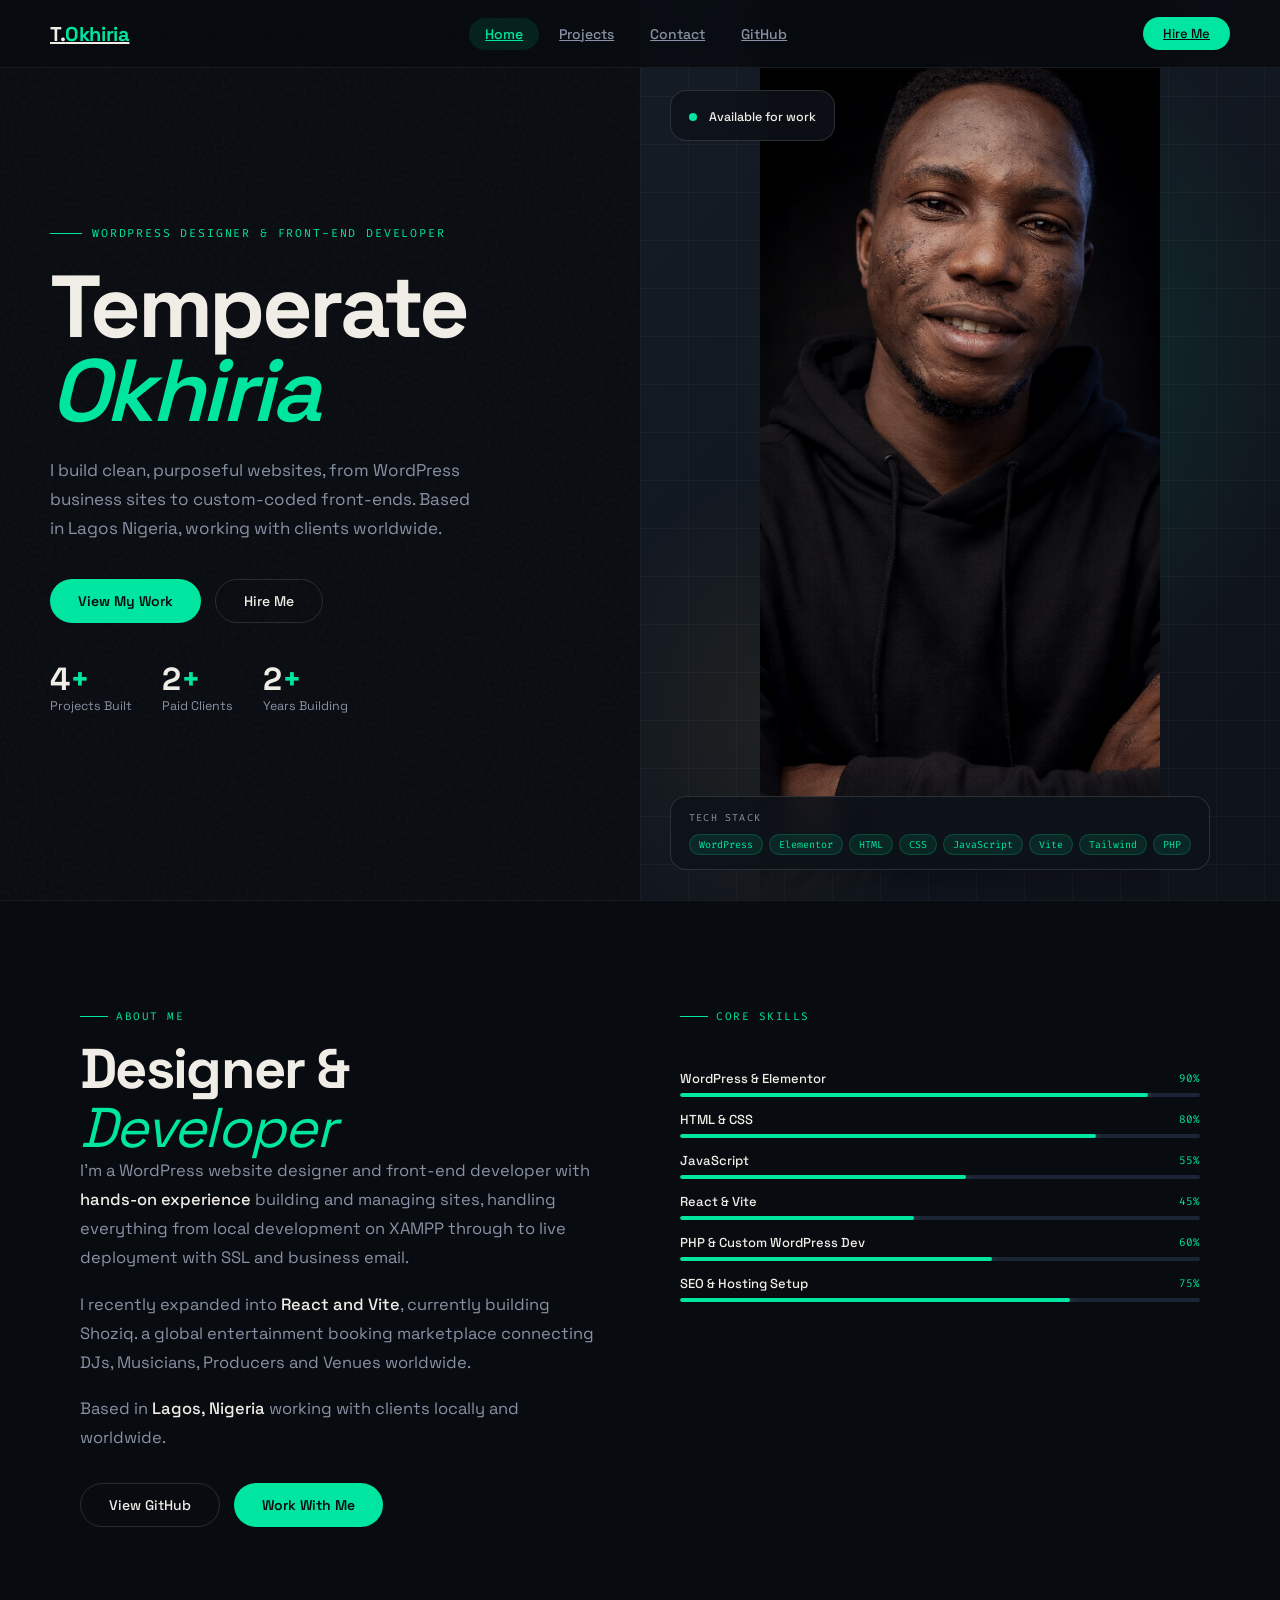
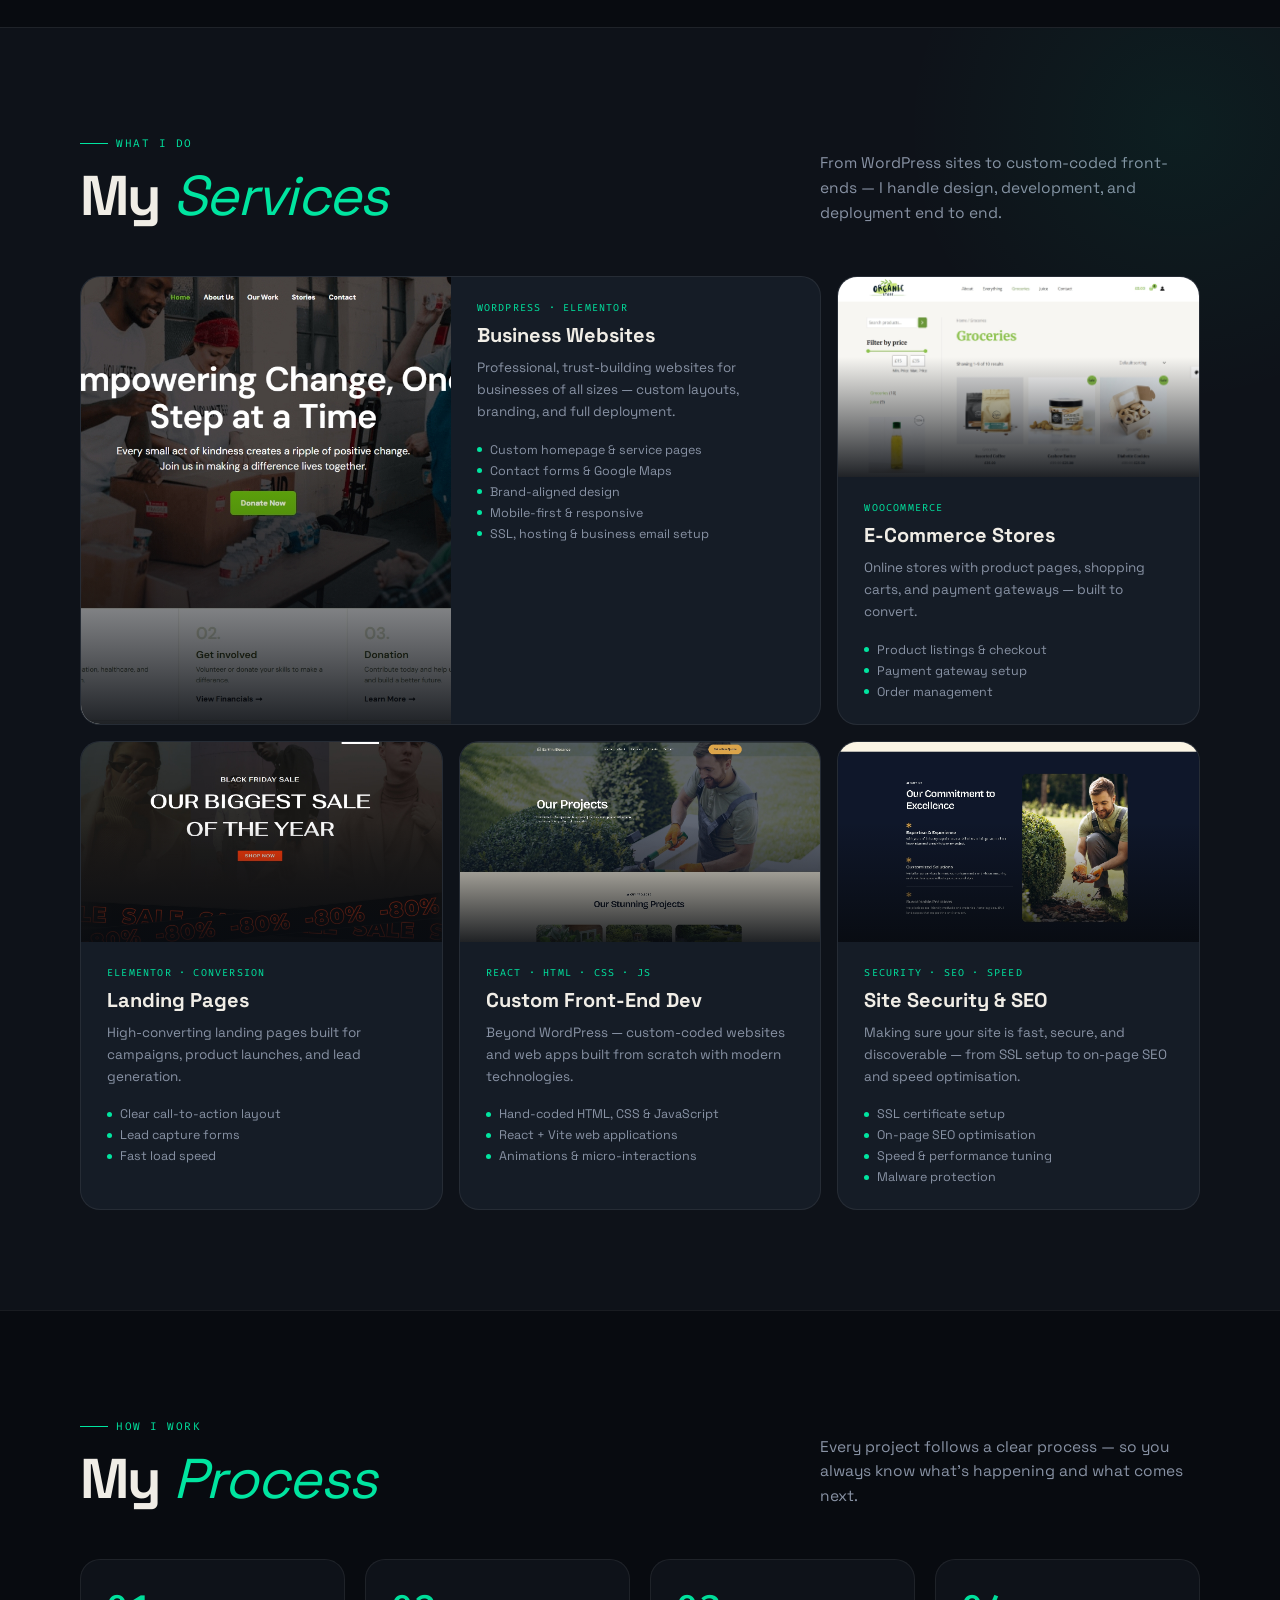
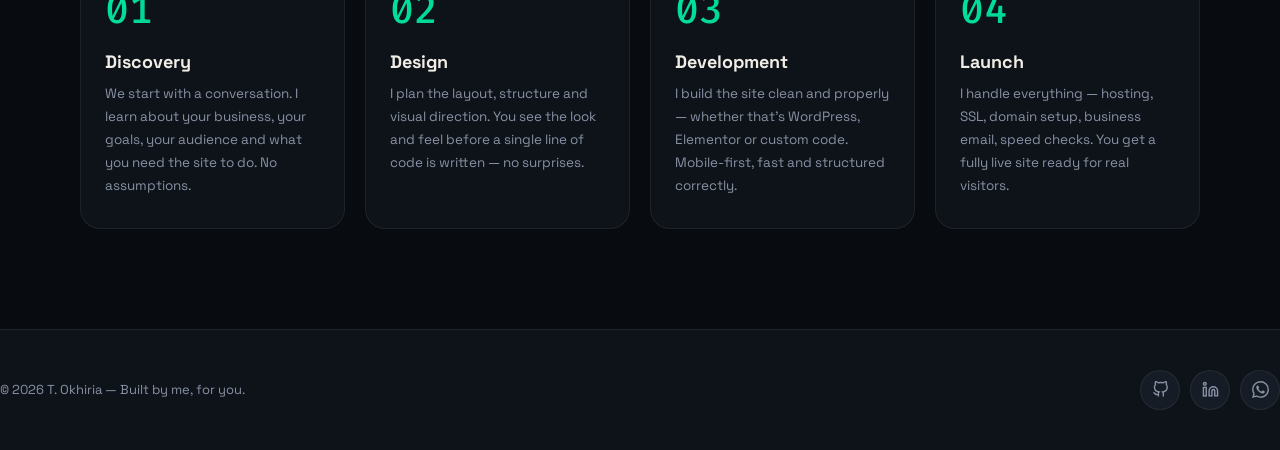
<file: index.html>
<!DOCTYPE html>
<html lang="en">
<head>
  <meta charset="UTF-8">
  <meta name="viewport" content="width=device-width, initial-scale=1.0">
  <meta name="description" content="T. Okhiria — WordPress Designer & Front-End Developer based in Nigeria. Available for freelance work.">
  <title>T. Okhiria: Web Designer & Developer</title>
  <link rel="preconnect" href="https://fonts.googleapis.com">
  <link rel="preconnect" href="https://fonts.gstatic.com" crossorigin>
  <link href="https://fonts.googleapis.com/css2?family=Space+Grotesk:wght@300;400;500;600;700&family=Fira+Code:wght@400;500&display=swap" rel="stylesheet">
  <link rel="stylesheet" href="css/style.css">
</head>
<body>

  <!-- ====== NAV ====== -->
  <nav id="mainNav">
    <a href="index.html" class="nav-logo">T.<span>Okhiria</span></a>

    <div class="nav-links">
      <a href="index.html" class="nav-btn">Home</a>
      <a href="projects.html" class="nav-btn">Projects</a>
      <a href="contact.html" class="nav-btn">Contact</a>
      <a href="https://github.com/TemTechnology" target="_blank" class="nav-btn">GitHub</a>
    </div>

    <a href="contact.html" class="nav-cta">Hire Me</a>

    <button class="nav-hamburger" id="hamburger" aria-label="Open menu">
      <span></span><span></span><span></span>
    </button>
  </nav>

  <!-- ====== MOBILE DRAWER ====== -->
  <div class="mobile-nav" id="mobileNav">
    <button class="mobile-close" id="mobileClose" aria-label="Close menu">&times;</button>
    <a href="index.html" class="mobile-nav-btn">Home</a>
    <a href="projects.html" class="mobile-nav-btn">Projects</a>
    <a href="contact.html" class="mobile-nav-btn">Contact</a>
    <a href="https://github.com/TemTechnology" target="_blank" class="mobile-nav-btn">GitHub</a>
    <div class="mobile-nav-divider"></div>
    <a href="contact.html" class="mobile-nav-cta">Hire Me</a>
  </div>


  <main>

    
    <section class="hero" id="hero">
      <div class="hero-left">

        <div class="hero-eyebrow">WordPress Designer &amp; Front-End Developer</div>

        <h1 class="hero-name">
          Temperate<br>
          <span class="line2">Okhiria</span>
        </h1>

        <p class="hero-desc">
          I build clean, purposeful websites, from WordPress business sites 
          to custom-coded front-ends. Based in Lagos Nigeria, working with clients worldwide.
        </p>

        <div class="hero-actions">
          <a href="projects.html" class="btn-primary">View My Work</a>
          <a href="contact.html" class="btn-outline">Hire Me</a>
        </div>

        <div class="hero-stats">
          <div class="stat-item">
            <div class="stat-n">4<span>+</span></div>
            <div class="stat-l">Projects Built</div>
          </div>
          <div class="stat-item">
            <div class="stat-n">2<span>+</span></div>
            <div class="stat-l">Paid Clients</div>
          </div>
          <div class="stat-item">
            <div class="stat-n">2<span>+</span></div>
            <div class="stat-l">Years Building</div>
          </div>
        </div>

      </div>

      <div class="hero-right">
        <div class="hero-photo-wrap">
          <img src="images/Temperate-img.png" alt="Temperate Okhiria" class="hero-photo">
        </div>

        <div class="hero-badge">
          <span class="badge-dot"></span>
          <span class="badge-text">Available for work</span>
        </div>

        <div class="hero-tech-card">
          <div class="tech-card-label">Tech Stack</div>
          <div class="tech-stack-list">
            <span class="tech-pill">WordPress</span>
            <span class="tech-pill">Elementor</span>
            <span class="tech-pill">HTML</span>
            <span class="tech-pill">CSS</span>
            <span class="tech-pill">JavaScript</span>
            <span class="tech-pill">Vite</span>
            <span class="tech-pill">Tailwind</span>
            <span class="tech-pill">PHP</span>
          </div>
        </div>

      </div>
    </section>

    <!-- ====== ABOUT ====== -->
<section class="about-section" id="about">
  <div class="wrap">

    <div class="about-grid">

      <!-- Left: Who I am -->
      <div>
        <div class="tag">About Me</div>
        <h2 class="section-title anim anim-d1">
          Designer &amp;<br><em>Developer</em>
        </h2>
        <div class="about-body anim anim-d2">
          <p>I'm a WordPress website designer and front-end developer with <strong>hands-on experience</strong> building and managing sites, handling everything from local development on XAMPP through to live deployment with SSL and business email.</p>
          <p>I recently expanded into <strong>React and Vite</strong>, currently building Shoziq. a global entertainment booking marketplace connecting DJs, Musicians, Producers and Venues worldwide.</p>
          <p>Based in <strong>Lagos, Nigeria</strong> working with clients locally and worldwide.</p>
        </div>

        <div class="about-links anim anim-d3">
          <a href="https://github.com/TemTechnology" target="_blank" class="btn-outline">View GitHub</a>
          <a href="contact.html" class="btn-primary">Work With Me</a>
        </div>
      </div>

      <!-- Right: Skills -->
      <div>
        <div class="tag">Core Skills</div>
        <div class="skills-grid anim anim-d1">

          <div class="skill-row">
            <div class="skill-row-top">
              <span class="skill-name">WordPress &amp; Elementor</span>
              <span class="skill-pct">90%</span>
            </div>
            <div class="skill-bar"><div class="skill-fill" data-w="90"></div></div>
          </div>

          <div class="skill-row">
            <div class="skill-row-top">
              <span class="skill-name">HTML &amp; CSS</span>
              <span class="skill-pct">80%</span>
            </div>
            <div class="skill-bar"><div class="skill-fill" data-w="80"></div></div>
          </div>

          <div class="skill-row">
            <div class="skill-row-top">
              <span class="skill-name">JavaScript</span>
              <span class="skill-pct">55%</span>
            </div>
            <div class="skill-bar"><div class="skill-fill" data-w="55"></div></div>
          </div>

          <div class="skill-row">
            <div class="skill-row-top">
              <span class="skill-name">React &amp; Vite</span>
              <span class="skill-pct">45%</span>
            </div>
            <div class="skill-bar"><div class="skill-fill" data-w="45"></div></div>
          </div>

          <div class="skill-row">
            <div class="skill-row-top">
              <span class="skill-name">PHP &amp; Custom WordPress Dev</span>
              <span class="skill-pct">60%</span>
            </div>
            <div class="skill-bar"><div class="skill-fill" data-w="60"></div></div>
          </div>

          <div class="skill-row">
            <div class="skill-row-top">
              <span class="skill-name">SEO &amp; Hosting Setup</span>
              <span class="skill-pct">75%</span>
            </div>
            <div class="skill-bar"><div class="skill-fill" data-w="75"></div></div>
          </div>

        </div>
      </div>

    </div>
  </div>
</section>


<!-- ====== SERVICES ====== -->
<section class="services-section" id="services">
  <div class="wrap">

    <div class="services-intro">
      <div>
        <div class="tag">What I Do</div>
        <h2 class="section-title anim anim-d1">My <em>Services</em></h2>
      </div>
      <p class="services-intro-right anim">
        From WordPress sites to custom-coded front-ends — I handle design, development, and deployment end to end.
      </p>
    </div>

    <div class="svc-grid">

      <!-- Business Websites -->
      <div class="svc-card featured" data-cat="wordpress">
        <div class="svc-img-wrap">
          <img src="images/Business-Website.jpeg" class="svc-img" alt="Business Website" loading="lazy">
          <div class="svc-img-overlay"></div>
        </div>
        <div class="svc-body">
          <div class="svc-cat">WordPress · Elementor</div>
          <h3 class="svc-title">Business Websites</h3>
          <p class="svc-desc">Professional, trust-building websites for businesses of all sizes — custom layouts, branding, and full deployment.</p>
          <ul class="svc-features">
            <li>Custom homepage &amp; service pages</li>
            <li>Contact forms &amp; Google Maps</li>
            <li>Brand-aligned design</li>
            <li>Mobile-first &amp; responsive</li>
            <li>SSL, hosting &amp; business email setup</li>
          </ul>
        </div>
      </div>

      <!-- E-Commerce -->
      <div class="svc-card" data-cat="wordpress">
        <div class="svc-img-wrap">
          <img src="images/woocommerce.jpeg" class="svc-img" alt="E-Commerce" loading="lazy">
          <div class="svc-img-overlay"></div>
        </div>
        <div class="svc-body">
          <div class="svc-cat">WooCommerce</div>
          <h3 class="svc-title">E-Commerce Stores</h3>
          <p class="svc-desc">Online stores with product pages, shopping carts, and payment gateways — built to convert.</p>
          <ul class="svc-features">
            <li>Product listings &amp; checkout</li>
            <li>Payment gateway setup</li>
            <li>Order management</li>
          </ul>
        </div>
      </div>

      <!-- Landing Pages -->
      <div class="svc-card" data-cat="wordpress">
        <div class="svc-img-wrap">
          <img src="images/landing-Page.jpeg" class="svc-img" alt="Landing Page" loading="lazy">
          <div class="svc-img-overlay"></div>
        </div>
        <div class="svc-body">
          <div class="svc-cat">Elementor · Conversion</div>
          <h3 class="svc-title">Landing Pages</h3>
          <p class="svc-desc">High-converting landing pages built for campaigns, product launches, and lead generation.</p>
          <ul class="svc-features">
            <li>Clear call-to-action layout</li>
            <li>Lead capture forms</li>
            <li>Fast load speed</li>
          </ul>
        </div>
      </div>

      <!-- Custom Coding -->
      <div class="svc-card" data-cat="coding">
        <div class="svc-img-wrap">
          <img src="images/our-project.jpeg" class="svc-img" alt="Custom Development" loading="lazy">
          <div class="svc-img-overlay"></div>
        </div>
        <div class="svc-body">
          <div class="svc-cat">React · HTML · CSS · JS</div>
          <h3 class="svc-title">Custom Front-End Dev</h3>
          <p class="svc-desc">Beyond WordPress — custom-coded websites and web apps built from scratch with modern technologies.</p>
          <ul class="svc-features">
            <li>Hand-coded HTML, CSS &amp; JavaScript</li>
            <li>React + Vite web applications</li>
            <li>Animations &amp; micro-interactions</li>
          </ul>
        </div>
      </div>

      <!-- Site Security & SEO -->
      <div class="svc-card" data-cat="security">
        <div class="svc-img-wrap">
          <img src="images/why-us.jpeg" class="svc-img" alt="Security and SEO" loading="lazy">
          <div class="svc-img-overlay"></div>
        </div>
        <div class="svc-body">
          <div class="svc-cat">Security · SEO · Speed</div>
          <h3 class="svc-title">Site Security &amp; SEO</h3>
          <p class="svc-desc">Making sure your site is fast, secure, and discoverable — from SSL setup to on-page SEO and speed optimisation.</p>
          <ul class="svc-features">
            <li>SSL certificate setup</li>
            <li>On-page SEO optimisation</li>
            <li>Speed &amp; performance tuning</li>
            <li>Malware protection</li>
          </ul>
        </div>
      </div>

    </div>
  </div>
</section>

<!-- ====== PROCESS ====== -->
<section class="process-section" id="process">
  <div class="wrap">

    <div class="services-intro">
      <div>
        <div class="tag">How I Work</div>
        <h2 class="section-title anim anim-d1">My <em>Process</em></h2>
      </div>
      <p class="services-intro-right anim">
        Every project follows a clear process — so you always know what's happening and what comes next.
      </p>
    </div>

    <div class="process-grid">

      <div class="process-card anim anim-d1">
        <div class="process-number">01</div>
        <div class="process-body">
          <h3 class="process-title">Discovery</h3>
          <p class="process-desc">We start with a conversation. I learn about your business, your goals, your audience and what you need the site to do. No assumptions.</p>
        </div>
      </div>

      <div class="process-card anim anim-d2">
        <div class="process-number">02</div>
        <div class="process-body">
          <h3 class="process-title">Design</h3>
          <p class="process-desc">I plan the layout, structure and visual direction. You see the look and feel before a single line of code is written — no surprises.</p>
        </div>
      </div>

      <div class="process-card anim anim-d3">
        <div class="process-number">03</div>
        <div class="process-body">
          <h3 class="process-title">Development</h3>
          <p class="process-desc">I build the site clean and properly — whether that's WordPress, Elementor or custom code. Mobile-first, fast and structured correctly.</p>
        </div>
      </div>

      <div class="process-card anim anim-d4">
        <div class="process-number">04</div>
        <div class="process-body">
          <h3 class="process-title">Launch</h3>
          <p class="process-desc">I handle everything — hosting, SSL, domain setup, business email, speed checks. You get a fully live site ready for real visitors.</p>
        </div>
      </div>

    </div>
  </div>
</section>

</main>

  <!-- ====== FOOTER ====== -->
  <footer id="footer">
    <div class="footer-inner">
      <p class="footer-copy">© 2026 T. Okhiria — Built by me, for you.</p>
     <div class="footer-socials">
        <a href="https://github.com/TemTechnology" target="_blank" aria-label="GitHub" class="social-btn">
          <svg viewBox="0 0 24 24" fill="none" stroke="currentColor" stroke-width="2"><path d="M9 19c-5 1.5-5-2.5-7-3m14 6v-3.87a3.37 3.37 0 0 0-.94-2.61c3.14-.35 6.44-1.54 6.44-7A5.44 5.44 0 0 0 20 4.77 5.07 5.07 0 0 0 19.91 1S18.73.65 16 2.48a13.38 13.38 0 0 0-7 0C6.27.65 5.09 1 5.09 1A5.07 5.07 0 0 0 5 4.77a5.44 5.44 0 0 0-1.5 3.78c0 5.42 3.3 6.61 6.44 7A3.37 3.37 0 0 0 9 18.13V22"/></svg>
        </a>
        <a href="https://www.linkedin.com/in/temperate-okhiria-bb332926b/" target="_blank" aria-label="LinkedIn" class="social-btn">
          <svg viewBox="0 0 24 24" fill="none" stroke="currentColor" stroke-width="2"><path d="M16 8a6 6 0 0 1 6 6v7h-4v-7a2 2 0 0 0-4 0v7h-4v-7a6 6 0 0 1 6-6z"/><rect x="2" y="9" width="4" height="12"/><circle cx="4" cy="4" r="2"/></svg>
        </a>
        <a href="https://wa.me/2348035498494" target="_blank" aria-label="WhatsApp" class="social-btn">
          <svg viewBox="0 0 24 24" fill="currentColor"><path d="M17.472 14.382c-.297-.149-1.758-.867-2.03-.967-.273-.099-.471-.148-.67.15-.197.297-.767.966-.94 1.164-.173.199-.347.223-.644.075-.297-.15-1.255-.463-2.39-1.475-.883-.788-1.48-1.761-1.653-2.059-.173-.297-.018-.458.13-.606.134-.133.298-.347.446-.52.149-.174.198-.298.298-.497.099-.198.05-.371-.025-.52-.075-.149-.669-1.612-.916-2.207-.242-.579-.487-.5-.669-.51-.173-.008-.371-.01-.57-.01-.198 0-.52.074-.792.372-.272.297-1.04 1.016-1.04 2.479 0 1.462 1.065 2.875 1.213 3.074.149.198 2.096 3.2 5.077 4.487.709.306 1.262.489 1.694.625.712.227 1.36.195 1.871.118.571-.085 1.758-.719 2.006-1.413.248-.694.248-1.289.173-1.413-.074-.124-.272-.198-.57-.347m-5.421 7.403h-.004a9.87 9.87 0 0 1-5.031-1.378l-.361-.214-3.741.982.998-3.648-.235-.374a9.86 9.86 0 0 1-1.51-5.26c.001-5.45 4.436-9.884 9.888-9.884 2.64 0 5.122 1.03 6.988 2.898a9.825 9.825 0 0 1 2.893 6.994c-.003 5.45-4.437 9.884-9.885 9.884m8.413-18.297A11.815 11.815 0 0 0 12.05 0C5.495 0 .16 5.335.157 11.892c0 2.096.547 4.142 1.588 5.945L.057 24l6.305-1.654a11.882 11.882 0 0 0 5.683 1.448h.005c6.554 0 11.89-5.335 11.893-11.893a11.821 11.821 0 0 0-3.48-8.413Z"/></svg>
        </a>
      </div>
    </div>
  </footer>

  <script src="js/main.js"></script>
</body>
</html>
</file>
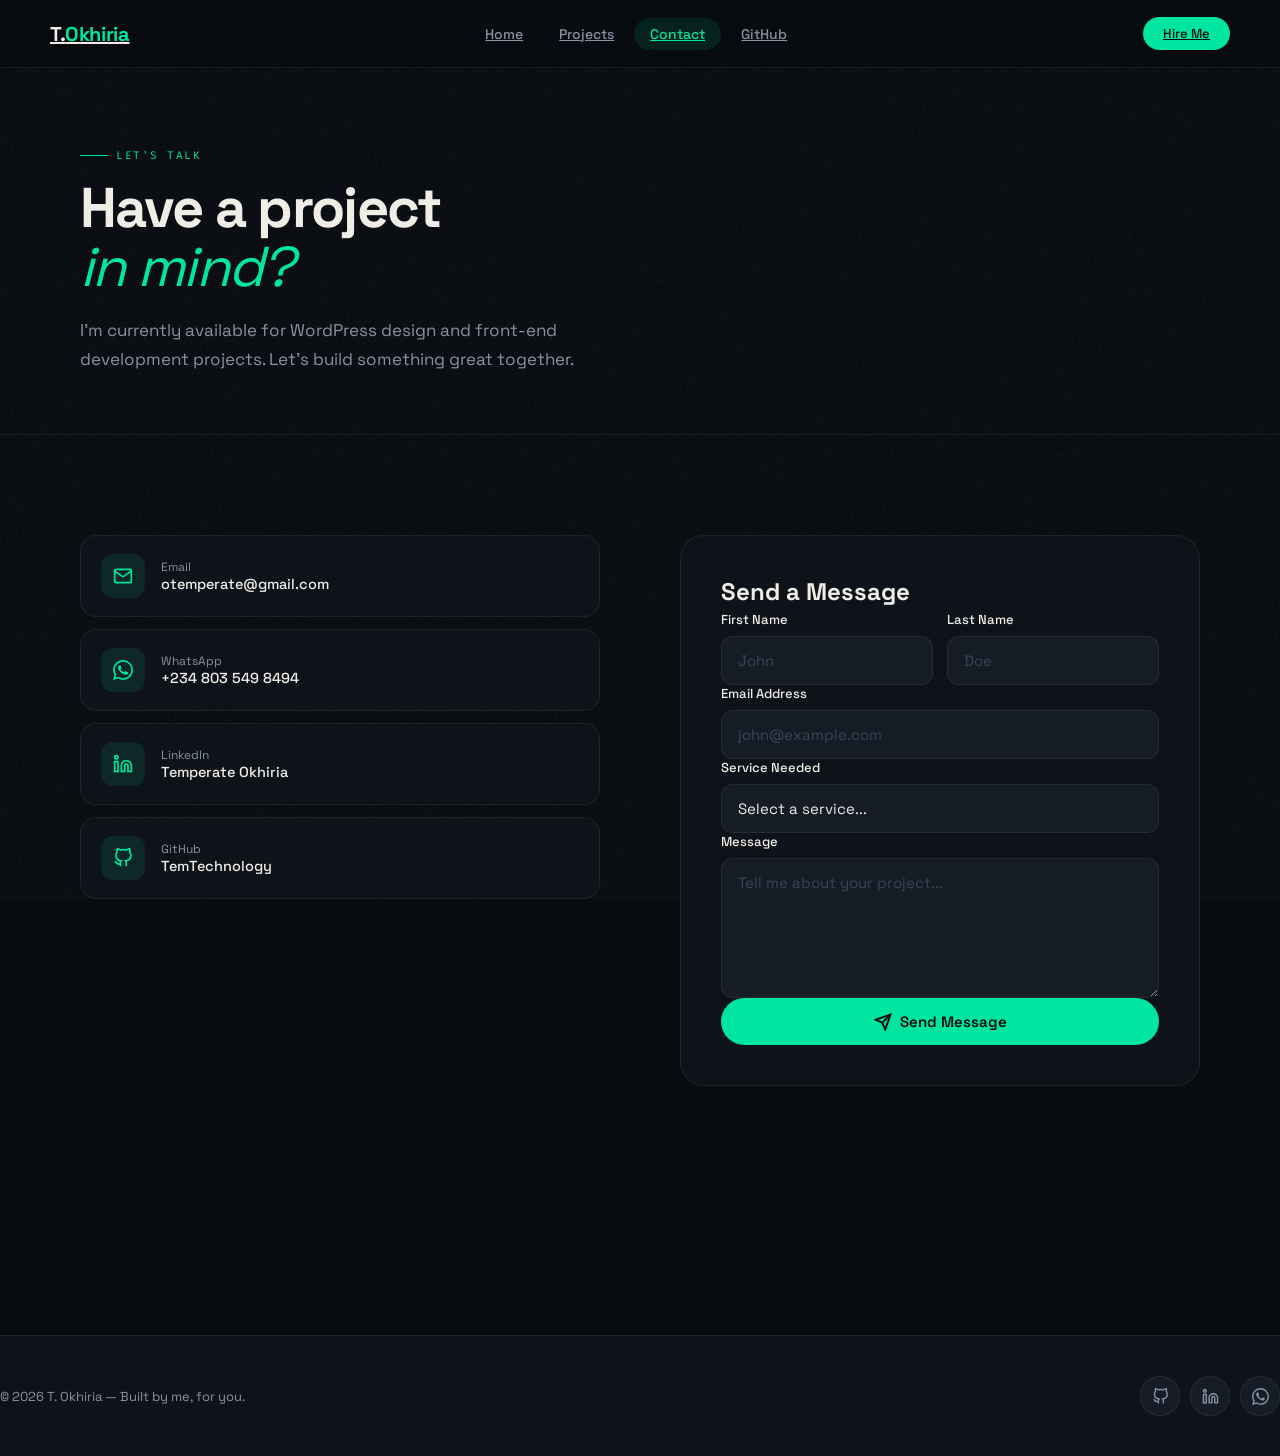
<file: contact.html>
<!DOCTYPE html>
<html lang="en">
<head>
  <meta charset="UTF-8">
  <meta name="viewport" content="width=device-width, initial-scale=1.0">
  <meta name="description" content="T. Okhiria — WordPress Designer & Front-End Developer based in Nigeria. Available for freelance work.">
  <title>T. Okhiria: Web Designer & Developer</title>
  <link rel="preconnect" href="https://fonts.googleapis.com">
  <link rel="preconnect" href="https://fonts.gstatic.com" crossorigin>
  <link href="https://fonts.googleapis.com/css2?family=Space+Grotesk:wght@300;400;500;600;700&family=Fira+Code:wght@400;500&display=swap" rel="stylesheet">
  <link rel="stylesheet" href="css/style.css">
</head>
<body>

  <!-- ====== NAV ====== -->
  <nav id="mainNav">
    <a href="index.html" class="nav-logo">T.<span>Okhiria</span></a>

    <div class="nav-links">
      <a href="index.html" class="nav-btn">Home</a>
      <a href="projects.html" class="nav-btn">Projects</a>
      <a href="contact.html" class="nav-btn">Contact</a>
      <a href="https://github.com/TemTechnology" target="_blank" class="nav-btn">GitHub</a>
    </div>

    <a href="contact.html" class="nav-cta">Hire Me</a>

    <button class="nav-hamburger" id="hamburger" aria-label="Open menu">
      <span></span><span></span><span></span>
    </button>
  </nav>

  <!-- ====== MOBILE DRAWER ====== -->
  <div class="mobile-nav" id="mobileNav">
    <button class="mobile-close" id="mobileClose" aria-label="Close menu">&times;</button>
    <a href="index.html" class="mobile-nav-btn">Home</a>
    <a href="projects.html" class="mobile-nav-btn">Projects</a>
    <a href="contact.html" class="mobile-nav-btn">Contact</a>
    <a href="https://github.com/TemTechnology" target="_blank" class="mobile-nav-btn">GitHub</a>
    <div class="mobile-nav-divider"></div>
    <a href="contact.html" class="mobile-nav-cta">Hire Me</a>
  </div>


  <main>

  
  <section class="projects-hero">
    <div class="wrap">
      <div class="tag">Let's Talk</div>
      <h1 class="section-title anim anim-d1">Have a project<br><em>in mind?</em></h1>
      <p class="projects-hero-sub anim anim-d2">
        I'm currently available for WordPress design and front-end development projects. 
        Let's build something great together.
      </p>
    </div>
  </section>

  <!-- ====== CONTACT CONTENT ====== -->
  <section class="contact-section">
    <div class="wrap">
      <div class="contact-grid">

        <!-- Left: Contact Methods -->
        <div class="contact-info">

          <div class="contact-methods">

            <a href="mailto:otemperate@gmail.com" class="contact-method anim anim-d1">
              <div class="contact-method-icon">
                <svg viewBox="0 0 24 24" fill="none" stroke="currentColor" stroke-width="2"><path d="M4 4h16c1.1 0 2 .9 2 2v12c0 1.1-.9 2-2 2H4c-1.1 0-2-.9-2-2V6c0-1.1.9-2 2-2z"/><polyline points="22,6 12,13 2,6"/></svg>
              </div>
              <div>
                <div class="contact-method-label">Email</div>
                <div class="contact-method-value">otemperate@gmail.com</div>
              </div>
            </a>

            <a href="https://wa.me/2348035498494" target="_blank" class="contact-method anim anim-d2">
              <div class="contact-method-icon">
                <svg viewBox="0 0 24 24" fill="currentColor"><path d="M17.472 14.382c-.297-.149-1.758-.867-2.03-.967-.273-.099-.471-.148-.67.15-.197.297-.767.966-.94 1.164-.173.199-.347.223-.644.075-.297-.15-1.255-.463-2.39-1.475-.883-.788-1.48-1.761-1.653-2.059-.173-.297-.018-.458.13-.606.134-.133.298-.347.446-.52.149-.174.198-.298.298-.497.099-.198.05-.371-.025-.52-.075-.149-.669-1.612-.916-2.207-.242-.579-.487-.5-.669-.51-.173-.008-.371-.01-.57-.01-.198 0-.52.074-.792.372-.272.297-1.04 1.016-1.04 2.479 0 1.462 1.065 2.875 1.213 3.074.149.198 2.096 3.2 5.077 4.487.709.306 1.262.489 1.694.625.712.227 1.36.195 1.871.118.571-.085 1.758-.719 2.006-1.413.248-.694.248-1.289.173-1.413-.074-.124-.272-.198-.57-.347m-5.421 7.403h-.004a9.87 9.87 0 0 1-5.031-1.378l-.361-.214-3.741.982.998-3.648-.235-.374a9.86 9.86 0 0 1-1.51-5.26c.001-5.45 4.436-9.884 9.888-9.884 2.64 0 5.122 1.03 6.988 2.898a9.825 9.825 0 0 1 2.893 6.994c-.003 5.45-4.437 9.884-9.885 9.884m8.413-18.297A11.815 11.815 0 0 0 12.05 0C5.495 0 .16 5.335.157 11.892c0 2.096.547 4.142 1.588 5.945L.057 24l6.305-1.654a11.882 11.882 0 0 0 5.683 1.448h.005c6.554 0 11.89-5.335 11.893-11.893a11.821 11.821 0 0 0-3.48-8.413Z"/></svg>
              </div>
              <div>
                <div class="contact-method-label">WhatsApp</div>
                <div class="contact-method-value">+234 803 549 8494</div>
              </div>
            </a>

            <a href="https://www.linkedin.com/in/temperate-okhiria-bb332926b/" target="_blank" class="contact-method anim anim-d3">
              <div class="contact-method-icon">
                <svg viewBox="0 0 24 24" fill="none" stroke="currentColor" stroke-width="2"><path d="M16 8a6 6 0 0 1 6 6v7h-4v-7a2 2 0 0 0-4 0v7h-4v-7a6 6 0 0 1 6-6z"/><rect x="2" y="9" width="4" height="12"/><circle cx="4" cy="4" r="2"/></svg>
              </div>
              <div>
                <div class="contact-method-label">LinkedIn</div>
                <div class="contact-method-value">Temperate Okhiria</div>
              </div>
            </a>

            <a href="https://github.com/TemTechnology" target="_blank" class="contact-method anim anim-d4">
              <div class="contact-method-icon">
                <svg viewBox="0 0 24 24" fill="none" stroke="currentColor" stroke-width="2"><path d="M9 19c-5 1.5-5-2.5-7-3m14 6v-3.87a3.37 3.37 0 0 0-.94-2.61c3.14-.35 6.44-1.54 6.44-7A5.44 5.44 0 0 0 20 4.77 5.07 5.07 0 0 0 19.91 1S18.73.65 16 2.48a13.38 13.38 0 0 0-7 0C6.27.65 5.09 1 5.09 1A5.07 5.07 0 0 0 5 4.77a5.44 5.44 0 0 0-1.5 3.78c0 5.42 3.3 6.61 6.44 7A3.37 3.37 0 0 0 9 18.13V22"/></svg>
              </div>
              <div>
                <div class="contact-method-label">GitHub</div>
                <div class="contact-method-value">TemTechnology</div>
              </div>
            </a>

          </div>
        </div>

        <!-- Right: Contact Form -->
        <div class="contact-form anim anim-d2">
          <div id="formContent">
            <h3 class="form-title">Send a Message</h3>
            <div class="form-row">
              <div class="form-group">
                <label class="form-label" for="fname">First Name</label>
                <input class="form-input" id="fname" type="text" placeholder="John" autocomplete="off">
              </div>
              <div class="form-group">
                <label class="form-label" for="lname">Last Name</label>
                <input class="form-input" id="lname" type="text" placeholder="Doe" autocomplete="off">
              </div>
            </div>
            <div class="form-group">
              <label class="form-label" for="femail">Email Address</label>
              <input class="form-input" id="femail" type="email" placeholder="john@example.com" autocomplete="off">
            </div>
            <div class="form-group">
              <label class="form-label" for="fservice">Service Needed</label>
              <select class="form-input" id="fservice">
                <option value="" disabled selected>Select a service...</option>
                <option value="Business Website">Business Website</option>
                <option value="E-Commerce Store">E-Commerce Store</option>
                <option value="Landing Page">Landing Page</option>
                <option value="Custom Front-End">Custom Front-End Dev</option>
                <option value="Site Security & SEO">Site Security &amp; SEO</option>
                <option value="Other">Other</option>
              </select>
            </div>
            <div class="form-group">
              <label class="form-label" for="fmsg">Message</label>
              <textarea class="form-textarea" id="fmsg" placeholder="Tell me about your project..."></textarea>
            </div>
            <button class="form-submit" id="submitBtn" onclick="handleFormSubmit()">
              <svg viewBox="0 0 24 24" fill="none" stroke="currentColor" stroke-width="2.5"><line x1="22" y1="2" x2="11" y2="13"/><polygon points="22 2 15 22 11 13 2 9 22 2"/></svg>
              Send Message
            </button>
          </div>

          <div class="form-success" id="formSuccess">
            <span class="success-tag">Message Received</span>
            <div class="form-success-icon">
              <svg viewBox="0 0 24 24" fill="none" stroke="currentColor" stroke-width="2.5"><polyline points="20 6 9 17 4 12"/></svg>
            </div>
            <h3>You're all set!</h3>
            <p>Thanks for reaching out. I'll review your message and get back to you within 24 hours.</p>
          </div>
        </div>

      </div>
    </div>
  </section>

</main>

   <!-- ====== FOOTER ====== -->
  <footer id="footer">
    <div class="footer-inner">
      <p class="footer-copy">© 2026 T. Okhiria — Built by me, for you.</p>
     <div class="footer-socials">
        <a href="https://github.com/TemTechnology" target="_blank" aria-label="GitHub" class="social-btn">
          <svg viewBox="0 0 24 24" fill="none" stroke="currentColor" stroke-width="2"><path d="M9 19c-5 1.5-5-2.5-7-3m14 6v-3.87a3.37 3.37 0 0 0-.94-2.61c3.14-.35 6.44-1.54 6.44-7A5.44 5.44 0 0 0 20 4.77 5.07 5.07 0 0 0 19.91 1S18.73.65 16 2.48a13.38 13.38 0 0 0-7 0C6.27.65 5.09 1 5.09 1A5.07 5.07 0 0 0 5 4.77a5.44 5.44 0 0 0-1.5 3.78c0 5.42 3.3 6.61 6.44 7A3.37 3.37 0 0 0 9 18.13V22"/></svg>
        </a>
        <a href="https://www.linkedin.com/in/temperate-okhiria-bb332926b/" target="_blank" aria-label="LinkedIn" class="social-btn">
          <svg viewBox="0 0 24 24" fill="none" stroke="currentColor" stroke-width="2"><path d="M16 8a6 6 0 0 1 6 6v7h-4v-7a2 2 0 0 0-4 0v7h-4v-7a6 6 0 0 1 6-6z"/><rect x="2" y="9" width="4" height="12"/><circle cx="4" cy="4" r="2"/></svg>
        </a>
        <a href="https://wa.me/2348035498494" target="_blank" aria-label="WhatsApp" class="social-btn">
          <svg viewBox="0 0 24 24" fill="currentColor"><path d="M17.472 14.382c-.297-.149-1.758-.867-2.03-.967-.273-.099-.471-.148-.67.15-.197.297-.767.966-.94 1.164-.173.199-.347.223-.644.075-.297-.15-1.255-.463-2.39-1.475-.883-.788-1.48-1.761-1.653-2.059-.173-.297-.018-.458.13-.606.134-.133.298-.347.446-.52.149-.174.198-.298.298-.497.099-.198.05-.371-.025-.52-.075-.149-.669-1.612-.916-2.207-.242-.579-.487-.5-.669-.51-.173-.008-.371-.01-.57-.01-.198 0-.52.074-.792.372-.272.297-1.04 1.016-1.04 2.479 0 1.462 1.065 2.875 1.213 3.074.149.198 2.096 3.2 5.077 4.487.709.306 1.262.489 1.694.625.712.227 1.36.195 1.871.118.571-.085 1.758-.719 2.006-1.413.248-.694.248-1.289.173-1.413-.074-.124-.272-.198-.57-.347m-5.421 7.403h-.004a9.87 9.87 0 0 1-5.031-1.378l-.361-.214-3.741.982.998-3.648-.235-.374a9.86 9.86 0 0 1-1.51-5.26c.001-5.45 4.436-9.884 9.888-9.884 2.64 0 5.122 1.03 6.988 2.898a9.825 9.825 0 0 1 2.893 6.994c-.003 5.45-4.437 9.884-9.885 9.884m8.413-18.297A11.815 11.815 0 0 0 12.05 0C5.495 0 .16 5.335.157 11.892c0 2.096.547 4.142 1.588 5.945L.057 24l6.305-1.654a11.882 11.882 0 0 0 5.683 1.448h.005c6.554 0 11.89-5.335 11.893-11.893a11.821 11.821 0 0 0-3.48-8.413Z"/></svg>
        </a>
      </div>
    </div>
  </footer>

  
  <script src="js/main.js"></script>
</body>
</html>
</file>
<file: css/style.css>
/* ============================================================
   style.css — Temperate Okhiria Portfolio
   Stylesheet for all pages: Home, Projects, Contact
   ============================================================ */

/* ══════════════════════════════════════════
   TOKENS
══════════════════════════════════════════ */
:root {
  --bg:       #080b10;
  --bg2:      #0e1219;
  --bg3:      #151c26;
  --bg4:      #1c2535;
  --green:    #00e5a0;
  --green2:   #00b37a;
  --green-dim: rgba(0,229,160,.1);
  --green-glow: rgba(0,229,160,.18);
  --gold:     #f5c842;
  --gold-dim: rgba(245,200,66,.12);
  --white:    #f0ede6;
  --muted:    #8892a4;
  --faint:    #3a4455;
  --border:   rgba(255,255,255,.07);
  --border2:  rgba(255,255,255,.13);

 --ff-head: 'Space Grotesk', sans-serif;
--ff-body: 'Space Grotesk', sans-serif;
--ff-mono: 'Fira Code', monospace;

  --ease-out:  cubic-bezier(.16,1,.3,1);
  --ease-back: cubic-bezier(.34,1.56,.64,1);
}

*, *::before, *::after { box-sizing: border-box; margin: 0; padding: 0; }
html { font-size: 62.5%; scroll-behavior: smooth; }
body {
  font-family: var(--ff-body);
  font-size: 1.6rem;
  background: var(--bg);
  color: var(--white);
  min-height: 100vh;
  overflow-x: hidden;
}

/* ══ NOISE OVERLAY ══ */
body::before {
  content: '';
  position: fixed; inset: 0; z-index: 0;
  background-image: url("data:image/svg+xml,%3Csvg viewBox='0 0 256 256' xmlns='http://www.w3.org/2000/svg'%3E%3Cfilter id='noise'%3E%3CfeTurbulence type='fractalNoise' baseFrequency='0.9' numOctaves='4' stitchTiles='stitch'/%3E%3C/filter%3E%3Crect width='100%25' height='100%25' filter='url(%23noise)' opacity='0.04'/%3E%3C/svg%3E");
  pointer-events: none;
}

/* ══ CURSOR DOT ══ */
#cursor {
  position: fixed; width: 8px; height: 8px;
  background: var(--green); border-radius: 50%;
  pointer-events: none; z-index: 9999;
  transform: translate(-50%,-50%);
  transition: transform .1s, width .25s var(--ease-back), height .25s var(--ease-back), opacity .2s;
  mix-blend-mode: screen;
}
#cursor-ring {
  position: fixed; width: 36px; height: 36px;
  border: 1.5px solid rgba(0,229,160,.4);
  border-radius: 50%; pointer-events: none; z-index: 9998;
  transform: translate(-50%,-50%);
  transition: transform .18s var(--ease-out), width .3s var(--ease-back), height .3s var(--ease-back), opacity .3s;
}
body:not(:hover) #cursor,
body:not(:hover) #cursor-ring { opacity: 0; }

/* ══ APP WRAPPER ══ */
main { 
  position: relative; 
  z-index: 1; 
}

/* ══════════════════════════════════════════
   NAV
══════════════════════════════════════════ */
nav {
  position: fixed; top: 0; left: 0; right: 0; z-index: 500;
  height: 68px;
  display: flex; align-items: center; justify-content: space-between;
  padding: 0 5rem;
  background: rgba(8,11,16,.82);
  backdrop-filter: blur(20px);
  -webkit-backdrop-filter: blur(20px);
  border-bottom: 1px solid var(--border);
  transition: box-shadow .3s;
}
nav.scrolled { box-shadow: 0 4px 40px rgba(0,0,0,.6); }

.nav-logo {
  font-family: var(--ff-head);
  font-size: 2rem; font-weight: 800;
  color: var(--white); cursor: pointer;
  letter-spacing: -.02em;
}
.nav-logo span { color: var(--green); }

.nav-links { display: flex; align-items: center; gap: .4rem; }
.nav-btn {
  background: none; border: none; cursor: pointer;
  font-family: var(--ff-body); font-size: 1.4rem;
  font-weight: 500; color: var(--muted);
  padding: .7rem 1.6rem; border-radius: 50px;
  transition: color .2s, background .2s;
  position: relative;
}
.nav-btn:hover { color: var(--white); }
.nav-btn.active {
  color: var(--green);
  background: var(--green-dim);
}

.nav-cta {
  font-family: var(--ff-body); font-size: 1.3rem; font-weight: 500;
  background: var(--green); color: var(--bg);
  border: none; cursor: pointer;
  padding: .8rem 2rem; border-radius: 50px;
  transition: transform .2s var(--ease-back), box-shadow .2s;
}
.nav-cta:hover {
  transform: scale(1.04);
  box-shadow: 0 0 24px rgba(0,229,160,.4);
}

/* hamburger */
.nav-hamburger {
  display: none; flex-direction: column; gap: 5px;
  background: none; border: none; cursor: pointer; padding: 4px;
}
.nav-hamburger span {
  display: block; width: 24px; height: 2px;
  background: var(--white); border-radius: 2px;
  transition: transform .3s, opacity .3s;
}

/* ══════════════════════════════════════════
   SHARED UTILITIES
══════════════════════════════════════════ */
.wrap { max-width: 1200px; margin: 0 auto; padding: 0 4rem; }
.pt-page { padding-top: 68px; }

.tag {
  display: inline-flex; align-items: center; gap: .8rem;
  font-family: var(--ff-mono); font-size: 1.1rem;
  letter-spacing: .14em; text-transform: uppercase;
  color: var(--green); margin-bottom: 1.6rem;
}
.tag::before {
  content: ''; width: 28px; height: 1.5px;
  background: var(--green); display: block;
}

.section-title {
  font-family: var(--ff-head);
  font-size: clamp(3.6rem, 5vw, 5.6rem);
  font-weight: 800; line-height: 1.05;
  letter-spacing: -.03em; color: var(--white);
}
.section-title em {
  font-style: italic; font-weight: 400;
  color: var(--green);
}

.btn-primary {
  display: inline-flex; align-items: center; gap: .8rem;
  background: var(--green); color: var(--bg);
  font-family: var(--ff-body); font-size: 1.4rem; font-weight: 600;
  padding: 1.2rem 2.8rem; border-radius: 50px;
  border: none; cursor: pointer; text-decoration: none;
  transition: transform .25s var(--ease-back), box-shadow .25s;
}
.btn-primary:hover {
  transform: translateY(-2px) scale(1.03);
  box-shadow: 0 8px 32px rgba(0,229,160,.35);
}

.btn-outline {
  display: inline-flex; align-items: center; gap: .8rem;
  background: transparent; color: var(--white);
  font-family: var(--ff-body); font-size: 1.4rem; font-weight: 500;
  padding: 1.2rem 2.8rem; border-radius: 50px;
  border: 1.5px solid var(--border2); cursor: pointer; text-decoration: none;
  transition: border-color .2s, color .2s, transform .25s var(--ease-back);
}
.btn-outline:hover {
  border-color: var(--green);
  color: var(--green);
  transform: translateY(-2px);
}

/* ── Animate in ── */
.anim {
  opacity: 0;
  transform: translateY(30px);
  transition: opacity .7s var(--ease-out), transform .7s var(--ease-out);
}
.anim.in { opacity: 1; transform: none; }
.anim-d1 { transition-delay: .1s; }
.anim-d2 { transition-delay: .2s; }
.anim-d3 { transition-delay: .3s; }
.anim-d4 { transition-delay: .4s; }
.anim-d5 { transition-delay: .5s; }

/* ══════════════════════════════════════════
   HOME PAGE
══════════════════════════════════════════ */

/* ── HERO ── */
.hero {
  min-height: 100vh;
  display: grid; grid-template-columns: 1fr 1fr;
  overflow: hidden;
}

.hero-left {
  display: flex; flex-direction: column; justify-content: center;
  padding: 10rem 4rem 6rem 5rem;
  position: relative;
}

.hero-eyebrow {
  display: flex; align-items: center; gap: 1rem;
  font-family: var(--ff-mono); font-size: 1.15rem;
  letter-spacing: .16em; text-transform: uppercase;
  color: var(--green); margin-bottom: 2.4rem;
  animation: fadeSlideUp .8s var(--ease-out) .2s both;
}
.hero-eyebrow::before {
  content: ''; width: 32px; height: 1.5px; background: var(--green);
}

.hero-name {
  font-family: var(--ff-head);
  font-size: clamp(4rem, 7vw, 8.8rem);
  font-weight: 800; line-height: .95;
  letter-spacing: -.04em; color: var(--white);
  margin-bottom: 2.4rem;
  animation: fadeSlideUp .8s var(--ease-out) .35s both;
}
.hero-name .line2 {
  color: var(--green);
  font-style: italic; font-weight: 600;
  display: block;
}

.hero-desc {
  font-size: 1.7rem; line-height: 1.7; color: var(--muted);
  max-width: 420px; margin-bottom: 3.6rem;
  animation: fadeSlideUp .8s var(--ease-out) .5s both;
}

.hero-actions {
  display: flex; gap: 1.4rem; flex-wrap: wrap;
  margin-bottom: 4rem;
  animation: fadeSlideUp .8s var(--ease-out) .65s both;
}

.hero-stats {
  display: flex; gap: 3rem;
  animation: fadeSlideUp .8s var(--ease-out) .8s both;
}
.stat-n {
  font-family: var(--ff-head);
  font-size: 3.2rem; font-weight: 800;
  color: var(--white); line-height: 1;
}
.stat-n span { color: var(--green); }
.stat-l {
  font-size: 1.25rem; color: var(--muted); margin-top: .3rem;
}

/* right panel */
.hero-right {
  position: relative; overflow: hidden;
  background: linear-gradient(135deg, var(--bg3) 0%, var(--bg2) 100%);
}
.hero-right::before {
  content: '';
  position: absolute; inset: 0;
  background:
    radial-gradient(ellipse 70% 60% at 60% 40%, rgba(0,229,160,.12) 0%, transparent 65%),
    radial-gradient(ellipse 50% 50% at 20% 80%, rgba(245,200,66,.06) 0%, transparent 55%);
}

/* grid lines on hero right */
.hero-right::after {
  content: '';
  position: absolute; inset: 0;
  background-image:
    linear-gradient(rgba(255,255,255,.03) 1px, transparent 1px),
    linear-gradient(90deg, rgba(255,255,255,.03) 1px, transparent 1px);
  background-size: 48px 48px;
}

.hero-photo-wrap {
  position: absolute; inset: 0;
  display: flex; align-items: flex-end; justify-content: center;
  padding-bottom: 0;
  z-index: 1;
  animation: fadeIn 1.2s var(--ease-out) .4s both;
}
.hero-photo {
  width: 80%; max-width: 400px;
  height: 100%; object-fit: cover;
  object-position: top center;
  display: block;
  filter: contrast(1.05) saturate(.95);
  mask-image: linear-gradient(to top, transparent 0%, black 14%);
  -webkit-mask-image: linear-gradient(to top, transparent 0%, black 14%);
}


/* floating badge */
.hero-badge {
  position: absolute; top: 9rem; left: 3rem; z-index: 2;
  background: rgba(14,18,25,.85);
  border: 1px solid var(--border2);
  backdrop-filter: blur(12px);
  border-radius: 16px; padding: 1.4rem 1.8rem;
  animation: fadeIn 1s var(--ease-out) 1s both;
}
.badge-dot {
  width: 8px; height: 8px; border-radius: 50%;
  background: var(--green);
  display: inline-block; margin-right: .8rem;
  animation: pulse 2s ease-in-out infinite;
}
.badge-text {
  font-size: 1.25rem; font-weight: 500; color: var(--white);
}

/* floating tech card */
.hero-tech-card {
  position: absolute; bottom: 3rem; left: 3rem; z-index: 2;
  background: rgba(14,18,25,.85);
  border: 1px solid var(--border2);
  backdrop-filter: blur(12px);
  border-radius: 16px; padding: 1.4rem 1.8rem;
  animation: fadeIn 1s var(--ease-out) 1.2s both;
}
.tech-card-label {
  font-family: var(--ff-mono); font-size: 1rem;
  letter-spacing: .12em; text-transform: uppercase;
  color: var(--muted); margin-bottom: 1rem;
}

.tech-dot {
  width: 10px; height: 10px; border-radius: 50%;
  transition: transform .2s;
}

.tech-stack-list {
  display: flex;
  flex-wrap: wrap;
  gap: .6rem;
}
.tech-pill {
  font-family: var(--ff-mono);
  font-size: 1rem;
  color: var(--green);
  background: var(--green-dim);
  border: 1px solid rgba(0,229,160,.2);
  padding: .3rem .9rem;
  border-radius: 50px;
}

.tech-dot:hover { transform: scale(1.5); }

/* ── ABOUT ── */
.about-section {
  padding: 10rem 0;
  border-top: 1px solid var(--border);
  background: var(--bg);
}
.about-grid {
  display: grid; grid-template-columns: 1fr 1fr;
  gap: 8rem; align-items: start;
}
.about-body {
  display: flex; flex-direction: column; gap: 1.8rem;
  font-size: 1.65rem; line-height: 1.75; color: var(--muted);
}
.about-body strong { color: var(--white); font-weight: 500; }

.about-links {
  display: flex;
  gap: 1.4rem;
  flex-wrap: wrap;
  margin-top: 3rem;
}

.skills-grid {
  display: flex; flex-direction: column; gap: 1.4rem;
  margin-top: 3rem;
}
.skill-row {
  display: flex; flex-direction: column; gap: .6rem;
}
.skill-row-top {
  display: flex; justify-content: space-between; align-items: center;
}
.skill-name { font-size: 1.3rem; font-weight: 500; color: var(--white); }
.skill-pct  { font-family: var(--ff-mono); font-size: 1.1rem; color: var(--green); }
.skill-bar  {
  height: 4px; background: var(--bg4); border-radius: 4px;
  overflow: hidden;
}
.skill-fill {
  height: 100%; background: var(--green);
  border-radius: 4px; width: 0;
  transition: width 1.2s var(--ease-out);
  box-shadow: 0 0 8px rgba(0,229,160,.5);
}

/* future skills */
.future-section {
  margin-top: 6rem; padding-top: 6rem;
  border-top: 1px solid var(--border);
}
.future-grid {
  display: grid; grid-template-columns: repeat(2, 1fr);
  gap: 1.2rem; margin-top: 2.4rem;
}
.future-card {
  background: var(--bg2);
  border: 1px solid var(--border);
  border-radius: 16px; padding: 2rem;
  display: flex; align-items: flex-start; gap: 1.4rem;
  transition: border-color .25s, transform .25s var(--ease-back);
  position: relative; overflow: hidden;
}
.future-card::before {
  content: '';
  position: absolute; top: 0; left: 0; right: 0; height: 2px;
  background: linear-gradient(90deg, var(--gold), transparent);
  opacity: 0; transition: opacity .25s;
}
.future-card:hover { border-color: rgba(245,200,66,.3); transform: translateY(-3px); }
.future-card:hover::before { opacity: 1; }
.future-icon {
  width: 40px; height: 40px; flex-shrink: 0;
  background: var(--gold-dim);
  border-radius: 10px; display: flex; align-items: center; justify-content: center;
}
.future-icon svg { width: 20px; height: 20px; color: var(--gold); }
.future-title { font-size: 1.4rem; font-weight: 600; color: var(--white); margin-bottom: .4rem; }
.future-desc  { font-size: 1.2rem; color: var(--muted); line-height: 1.5; }
.future-badge {
  display: inline-block; margin-top: .6rem;
  font-family: var(--ff-mono); font-size: .95rem;
  letter-spacing: .1em; text-transform: uppercase;
  color: var(--gold); background: var(--gold-dim);
  border-radius: 50px; padding: .3rem .9rem;
}

/* ── SERVICES ── */
.services-section {
  padding: 10rem 0;
  border-top: 1px solid var(--border);
  background: var(--bg2);
  position: relative; overflow: hidden;
}
.services-section::before {
  content: '';
  position: absolute; top: -200px; right: -200px;
  width: 600px; height: 600px;
  background: radial-gradient(circle, rgba(0,229,160,.06) 0%, transparent 65%);
  pointer-events: none;
}

.services-intro {
  display: flex; justify-content: space-between;
  align-items: flex-end; margin-bottom: 5rem; gap: 2rem; flex-wrap: wrap;
}
.services-intro-right {
  font-size: 1.55rem; color: var(--muted); max-width: 380px; line-height: 1.6;
}

/* service tabs */
.svc-tabs {
  display: flex; gap: .5rem; flex-wrap: wrap; margin-bottom: 4rem;
}
.svc-tab {
  font-family: var(--ff-mono); font-size: 1.1rem;
  letter-spacing: .08em; text-transform: uppercase;
  background: var(--bg3); border: 1px solid var(--border);
  color: var(--muted); padding: .7rem 1.6rem; border-radius: 50px;
  cursor: pointer; transition: all .2s;
}
.svc-tab:hover { color: var(--white); border-color: var(--border2); }
.svc-tab.active {
  background: var(--green-dim); border-color: var(--green);
  color: var(--green);
}

/* service cards grid */
.svc-grid {
  display: grid; grid-template-columns: repeat(3, 1fr);
  gap: 1.6rem;
}

.svc-card {
  background: var(--bg3);
  border: 1px solid var(--border);
  border-radius: 20px; overflow: hidden;
  cursor: pointer;
  transition: transform .3s var(--ease-back), border-color .25s, box-shadow .3s;
  position: relative;
}
.svc-card:hover {
  transform: translateY(-6px);
  border-color: var(--green-glow);
  box-shadow: 0 16px 48px rgba(0,0,0,.4), 0 0 0 1px var(--green-glow);
}

.svc-img {
  width: 100%; height: 200px; object-fit: cover;
  display: block;
  transition: transform .5s var(--ease-out);
}
.svc-card:hover .svc-img { transform: scale(1.06); }

.svc-img-wrap { overflow: hidden; position: relative; }
.svc-img-overlay {
  position: absolute; inset: 0;
  background: linear-gradient(to bottom, transparent 40%, rgba(8,11,16,.9) 100%);
}

.svc-body { padding: 2.4rem 2.6rem; }

.svc-cat {
  font-family: var(--ff-mono); font-size: 1rem;
  letter-spacing: .12em; text-transform: uppercase;
  color: var(--green); margin-bottom: 1rem;
}
.svc-title {
  font-family: var(--ff-head); font-size: 2rem;
  font-weight: 700; color: var(--white); margin-bottom: 1rem;
  line-height: 1.15;
}
.svc-desc {
  font-size: 1.35rem; color: var(--muted); line-height: 1.65;
  margin-bottom: 1.8rem;
}
.svc-features {
  list-style: none; display: flex; flex-direction: column; gap: .5rem;
}
.svc-features li {
  font-size: 1.25rem; color: var(--muted);
  display: flex; align-items: center; gap: .8rem;
}
.svc-features li::before {
  content: ''; width: 5px; height: 5px;
  border-radius: 50%; background: var(--green); flex-shrink: 0;
}

/* large featured card */
.svc-card.featured {
  grid-column: span 2;
  display: grid; grid-template-columns: 1fr 1fr;
}
.svc-card.featured .svc-img-wrap { height: 100%; }
.svc-card.featured .svc-img { height: 100%; object-position: center; }

/* ── PROJECTS ── */
.projects-section {
  padding: 10rem 0;
  border-top: 1px solid var(--border);
  background: var(--bg);
}

.projects-header {
  display: flex; justify-content: space-between;
  align-items: flex-end; margin-bottom: 5rem; gap: 2rem; flex-wrap: wrap;
}

.projects-grid {
  display: grid; grid-template-columns: repeat(2, 1fr);
  gap: 3rem;
}

.project-card {
  background: var(--bg2);
  border: 1px solid var(--border);
  border-radius: 20px; overflow: hidden;
  transition: transform .3s var(--ease-back), border-color .25s, box-shadow .3s;
  cursor: pointer;
  position: relative;
}
.project-card:hover {
  transform: translateY(-8px);
  border-color: var(--green-glow);
  box-shadow: 0 20px 60px rgba(0,0,0,.5);
}

.project-img-wrap { position: relative; overflow: hidden; }
.project-img {
  width: 100%; height: 220px; object-fit: fill;
  display: block;
  transition: transform .5s var(--ease-out);
}
.project-card:hover .project-img { transform: scale(1.08); }

.project-overlay {
  position: absolute; inset: 0;
  background: rgba(0,229,160,.1);
  opacity: 0; transition: opacity .3s;
  display: flex; align-items: center; justify-content: center;
}
.project-card:hover .project-overlay { opacity: 1; }
.project-overlay-icon {
  width: 56px; height: 56px; border-radius: 50%;
  background: var(--green); display: flex; align-items: center; justify-content: center;
  transform: scale(0); transition: transform .3s var(--ease-back);
}
.project-card:hover .project-overlay-icon { transform: scale(1); }
.project-overlay-icon svg { width: 22px; height: 22px; color: var(--bg); }

.project-body { padding: 2.4rem; }

.project-tags {
  display: flex; gap: .6rem; flex-wrap: wrap; margin-bottom: 1.2rem;
}
.project-tag {
  font-family: var(--ff-mono); font-size: 1.05rem;
  letter-spacing: .08em; text-transform: uppercase;
  color: var(--green); background: var(--green-dim);
  padding: .35rem .9rem; border-radius: 50px;
}

.project-title {
  font-family: var(--ff-head); font-size: 2rem;
  font-weight: 700; color: var(--white);
  margin-bottom: .8rem; line-height: 1.2;
}
.project-desc {
  font-size: 1.35rem; color: var(--muted); line-height: 1.65;
  margin-bottom: 2rem;
}

.project-footer {
  display: flex; align-items: center; justify-content: space-between;
  padding-top: 1.6rem;
  border-top: 1px solid var(--border);
}
.project-year {
  font-family: var(--ff-mono); font-size: 1.1rem; color: var(--faint);
}
.project-link {
  display: flex; align-items: center; gap: .6rem;
  font-size: 1.3rem; font-weight: 500; color: var(--green);
  text-decoration: none; transition: gap .2s;
}
.project-link:hover { gap: 1rem; }
.project-link svg { width: 14px; height: 14px; }

/* ====== PROJECTS PAGE ====== */
.projects-hero {
  padding: 14rem 0 6rem;
  border-bottom: 1px solid var(--border);
}
.projects-hero-sub {
  font-size: 1.7rem;
  color: var(--muted);
  max-width: 520px;
  line-height: 1.7;
  margin-top: 2rem;
}

.project-meta {
  display: flex;
  flex-wrap: wrap;
  gap: 1.6rem;
  margin: 1.8rem 0;
  padding: 1.6rem 0;
  border-top: 1px solid var(--border);
  border-bottom: 1px solid var(--border);
}
.meta-item {
  display: flex;
  flex-direction: column;
  gap: .3rem;
}
.meta-label {
  font-family: var(--ff-mono);
  font-size: 1rem;
  letter-spacing: .1em;
  text-transform: uppercase;
  color: var(--muted);
}
.meta-value {
  font-size: 1.3rem;
  font-weight: 500;
  color: var(--white);
}
.status-active {
  color: var(--gold);
}


/* ══════════════════════════════════════════
   CONTACT PAGE
══════════════════════════════════════════ */
.contact-section {
  padding: 10rem 0 8rem;
  min-height: 100vh;
}
.contact-grid {
  display: grid; grid-template-columns: 1fr 1fr;
  gap: 8rem; align-items: start;
}

.contact-info { display: flex; flex-direction: column; gap: 3rem; }

.contact-intro {
  font-size: 1.65rem; color: var(--muted); line-height: 1.7;
}

.contact-methods { display: flex; flex-direction: column; gap: 1.2rem; }
.contact-method {
  display: flex; align-items: center; gap: 1.6rem;
  padding: 1.8rem 2rem; border-radius: 16px;
  background: var(--bg2); border: 1px solid var(--border);
  text-decoration: none; color: var(--white);
  transition: border-color .2s, transform .25s var(--ease-back), background .2s;
}
.contact-method:hover {
  border-color: var(--green-glow);
  background: var(--bg3);
  transform: translateX(6px);
}
.contact-method-icon {
  width: 44px; height: 44px; border-radius: 12px;
  background: var(--green-dim); display: flex; align-items: center; justify-content: center;
  flex-shrink: 0;
}
.contact-method-icon svg { width: 20px; height: 20px; color: var(--green); }
.contact-method-label { font-size: 1.2rem; color: var(--muted); }
.contact-method-value { font-size: 1.45rem; font-weight: 500; }

/* contact form */
.contact-form {
  background: var(--bg2); border: 1px solid var(--border);
  border-radius: 24px; padding: 4rem;
  display: flex; flex-direction: column; gap: 2rem;
}
.form-title {
  font-family: var(--ff-head); font-size: 2.4rem;
  font-weight: 700; color: var(--white); margin-bottom: .4rem;
}
.form-group { display: flex; flex-direction: column; gap: .8rem; }
.form-label {
  font-size: 1.3rem; font-weight: 500; color: var(--white);
}


select.form-input {
  cursor: pointer;
  appearance: none;
  -webkit-appearance: none;
}



.form-input, .form-textarea {
  background: var(--bg3); border: 1.5px solid var(--border);
  border-radius: 12px; padding: 1.4rem 1.6rem;
  font-family: var(--ff-body); font-size: 1.5rem;
  color: var(--white); width: 100%;
  transition: border-color .2s, box-shadow .2s;
  outline: none;
}
.form-input::placeholder, .form-textarea::placeholder { color: var(--faint); }
.form-input:focus, .form-textarea:focus {
  border-color: var(--green);
  box-shadow: 0 0 0 3px rgba(0,229,160,.12);
}
.form-textarea { resize: vertical; min-height: 140px; }

.form-row { display: grid; grid-template-columns: 1fr 1fr; gap: 1.4rem; }

.form-submit {
  font-family: var(--ff-body); font-size: 1.5rem; font-weight: 600;
  background: var(--green); color: var(--bg);
  border: none; border-radius: 50px; padding: 1.4rem;
  cursor: pointer; width: 100%;
  transition: transform .25s var(--ease-back), box-shadow .25s;
  display: flex; align-items: center; justify-content: center; gap: .8rem;
}
.form-submit:hover {
  transform: translateY(-2px);
  box-shadow: 0 8px 32px rgba(0,229,160,.35);
}
.form-submit svg { width: 18px; height: 18px; }

/* success message */
.form-success {
  display: none;
  flex-direction: column;
  align-items: center;
  justify-content: center;
  text-align: center;
  padding: 6rem 3rem;
  gap: 1.6rem;
}
.form-success-icon {
  width: 80px; height: 80px; border-radius: 50%;
  background: var(--green-dim); 
  border: 2px solid var(--green);
  display: flex; align-items: center; justify-content: center;
  animation: pulse 2s ease-in-out infinite;
}
.form-success-icon svg { width: 36px; height: 36px; color: var(--green); }
.form-success h3 {
  font-family: var(--ff-head); 
  font-size: 2.8rem;
  font-weight: 700;
  color: var(--white); 
  margin-bottom: .4rem;
}
.form-success p { 
  font-size: 1.5rem; 
  color: var(--muted); 
  line-height: 1.7;
  max-width: 300px;
}
.form-success .success-tag {
  font-family: var(--ff-mono);
  font-size: 1.1rem;
  letter-spacing: .12em;
  text-transform: uppercase;
  color: var(--green);
  background: var(--green-dim);
  border: 1px solid rgba(0,229,160,.2);
  padding: .5rem 1.4rem;
  border-radius: 50px;
}

/* ══════════════════════════════════════════
   FOOTER
══════════════════════════════════════════ */
footer {
  background: var(--bg2); border-top: 1px solid var(--border);
  padding: 4rem 0;
}
.footer-inner {
  display: flex; align-items: center;
  justify-content: space-between; flex-wrap: wrap; gap: 2rem;
}
.footer-copy { font-size: 1.3rem; color: var(--muted); }
.footer-copy a { color: var(--green); text-decoration: none; }
.footer-socials { display: flex; gap: 1rem; }
.social-btn {
  width: 40px; height: 40px; border-radius: 50%;
  background: var(--bg3); border: 1px solid var(--border);
  display: flex; align-items: center; justify-content: center;
  color: var(--muted); text-decoration: none;
  transition: background .2s, border-color .2s, color .2s, transform .2s var(--ease-back);
}
.social-btn:hover {
  background: var(--green-dim); border-color: var(--green);
  color: var(--green); transform: scale(1.1);
}
.social-btn svg { width: 17px; height: 17px; }

/* ══════════════════════════════════════════
   ANIMATIONS
══════════════════════════════════════════ */
@keyframes fadeSlideUp {
  from { opacity: 0; transform: translateY(24px); }
  to   { opacity: 1; transform: none; }
}
@keyframes fadeIn {
  from { opacity: 0; }
  to   { opacity: 1; }
}
@keyframes pulse {
  0%, 100% { box-shadow: 0 0 0 0 rgba(0,229,160,.5); }
  50%       { box-shadow: 0 0 0 7px rgba(0,229,160,0); }
}
@keyframes float {
  0%, 100% { transform: translateY(0); }
  50%       { transform: translateY(-8px); }
}

/* ══════════════════════════════════════════
   RESPONSIVE
══════════════════════════════════════════ */
/* ══════════════════════════════════════════
   RESPONSIVE — TABLET (max 1024px)
══════════════════════════════════════════ */
@media (max-width: 1024px) {
  nav  { padding: 0 2.8rem; }
  .wrap { padding: 0 2.8rem; }

  /* Hero: stack into single column */
  .hero { grid-template-columns: 1fr; min-height: auto; }
  .hero-left { padding: 10rem 2.8rem 4rem; }

  /* Photo panel */
  .hero-right { height: 65vw; max-height: 500px; }
  .hero-photo-wrap {
    align-items: center;
    justify-content: center;
  }
  .hero-photo,
  .hero-photo-wrap img {
    width: 55%;
    max-width: 340px;
    height: 100%;
    object-fit: cover;
    object-position: center center;
    display: block;
  }

  /* Layout resets */
  .about-grid    { grid-template-columns: 1fr; gap: 4rem; }
  .svc-grid      { grid-template-columns: repeat(2, 1fr); }
  .svc-card.featured { grid-column: span 2; grid-template-columns: 1fr 1fr; }
  .projects-grid { grid-template-columns: repeat(3, 1fr); }
  .contact-grid  { grid-template-columns: 1fr; gap: 4rem; }
}

/* ══════════════════════════════════════════
   RESPONSIVE — MOBILE (max 768px)
══════════════════════════════════════════ */
@media (max-width: 768px) {
  nav  { padding: 0 2rem; }
  .wrap { padding: 0 2rem; }

  /* Hide desktop nav, show hamburger */
  .nav-links, .nav-cta { display: none; }
  .nav-hamburger { display: flex; }

  /* Hero left text */
  .hero-left { padding: 9rem 2rem 2.4rem; }
  .hero-name  { font-size: clamp( 10vw, 4.5rem); }
  .hero-desc  { font-size: 1.55rem; }
  .hero-stats { gap: 2rem; }
  .hero-actions { flex-direction: column; gap: 1rem; }
  .hero-actions .btn-primary,
  .hero-actions .btn-outline { width: 100%; justify-content: center; }

  /* Photo panel — tall enough to show the face */
  .hero-right { height: 85vw; max-height: 420px; }
  .hero-photo-wrap {
    align-items: flex-start;
    justify-content: center;
    padding-top: 0;
  }
  /* Target BOTH .hero-photo class AND plain <img> inside the wrap */
  .hero-photo,
  .hero-photo-wrap img {
    width: 72%;
    max-width: 300px;
    height: 100%;
    object-fit: cover;
    object-position: top center;
    display: block;
    filter: contrast(1.05) saturate(.95);
    mask-image: linear-gradient(to top, transparent 0%, black 14%);
    -webkit-mask-image: linear-gradient(to top, transparent 0%, black 14%);
  }

  /* Floating cards on hero */
  .hero-badge     { top: 1.4rem; right: 1.4rem; padding: 1rem 1.3rem; }
  .hero-tech-card { bottom: 1.4rem; left: 1.4rem; padding: 1rem 1.3rem; }
  .badge-text     { font-size: 1.1rem; }

  /* Services */
  .svc-grid  { grid-template-columns: 1fr; }
  .svc-card.featured { grid-column: span 1; grid-template-columns: 1fr; }
  .svc-card.featured .svc-img-wrap { height: 200px; }
  .svc-tabs  { gap: .4rem; }
  .svc-tab   { font-size: 1rem; padding: .6rem 1.2rem; }

  /* Projects */
  .projects-grid { grid-template-columns: 1fr; }

  /* About / Future */
  .future-grid { grid-template-columns: 1fr; }
  .section-title { font-size: clamp(3rem, 9vw, 4.4rem); }

  /* Contact */
  .form-row     { grid-template-columns: 1fr; }
  .contact-form { padding: 2rem; }
}

/* ══════════════════════════════════════════
   RESPONSIVE — SMALL MOBILE (max 420px)
══════════════════════════════════════════ */
@media (max-width: 420px) {
  .hero-right { height: 90vw; max-height: 360px; }
  .hero-photo,
  .hero-photo-wrap img {
    width: 80%;
    max-width: 260px;
  }
  .hero-badge     { display: none; }
  .hero-tech-card { left: 1rem; right: 1rem; bottom: 1rem; }
  .stat-n { font-size: 2.6rem; }
}

/* ── MOBILE NAV DRAWER ── */
.mobile-nav {
  display: none;
  position: fixed; top: 68px; left: 0; right: 0; z-index: 490;
  background: rgba(8,11,16,.97);
  backdrop-filter: blur(20px);
  -webkit-backdrop-filter: blur(20px);
  border-bottom: 1px solid var(--border);
  padding: 1.6rem 2rem 2.4rem;
  flex-direction: column; gap: .4rem;
  animation: slideDown .25s var(--ease-out);
}
.mobile-nav.open { display: flex; }
@keyframes slideDown {
  from { opacity: 0; transform: translateY(-12px); }
  to   { opacity: 1; transform: none; }
}
.mobile-nav-btn {
  display: block;
  text-decoration: none;
  background: none; border: none; cursor: pointer;
  font-family: var(--ff-body); font-size: 1.7rem;
  font-weight: 500; color: var(--muted);
  padding: 1.2rem 1.4rem; border-radius: 12px;
  text-align: left; transition: background .2s, color .2s;
  width: 100%;
}
.mobile-nav-btn:hover, .mobile-nav-btn.active {
  background: var(--green-dim); color: var(--green);
}
.mobile-nav-divider {
  height: 1px; background: var(--border); margin: .8rem 0;
}
.mobile-nav-cta {
  background: var(--green); color: var(--bg);
  border: none; cursor: pointer;
  font-family: var(--ff-body); font-size: 1.6rem; font-weight: 600;
  padding: 1.3rem; border-radius: 12px;
  width: 100%; margin-top: .4rem;
  transition: opacity .2s;
}
.mobile-nav-cta:hover { opacity: .9; }

/* hamburger → X animation */
.nav-hamburger.open span:nth-child(1) { transform: translateY(7px) rotate(45deg); }
.nav-hamburger.open span:nth-child(2) { opacity: 0; transform: scaleX(0); }
.nav-hamburger.open span:nth-child(3) { transform: translateY(-7px) rotate(-45deg); } 



/* ====== PROCESS SECTION ====== */
.process-section {
  padding: 10rem 0;
  border-top: 1px solid var(--border);
  background: var(--bg);
}

.process-grid {
  display: grid;
  grid-template-columns: repeat(4, 1fr);
  gap: 2rem;
  margin-top: 5rem;
}

.process-card {
  background: var(--bg2);
  border: 1px solid var(--border);
  border-radius: 20px;
  padding: 3rem 2.4rem;
  position: relative;
  transition: transform .3s var(--ease-back), border-color .25s;
}
.process-card:hover {
  transform: translateY(-6px);
  border-color: var(--green-glow);
}

.process-number {
  font-family: var(--ff-mono);
  font-size: 4rem;
  font-weight: 500;
  color: var(--green-dim);
  line-height: 1;
  margin-bottom: 2rem;
  background: linear-gradient(135deg, var(--green), var(--green2));
  -webkit-background-clip: text;
  -webkit-text-fill-color: transparent;
  background-clip: text;
}

.process-title {
  font-family: var(--ff-head);
  font-size: 1.8rem;
  font-weight: 700;
  color: var(--white);
  margin-bottom: 1rem;
}

.process-desc {
  font-size: 1.35rem;
  color: var(--muted);
  line-height: 1.7;
}

/* Responsive */
@media (max-width: 1024px) {
  .process-grid { grid-template-columns: repeat(2, 1fr); }
}
@media (max-width: 768px) {
  .process-grid { grid-template-columns: 1fr; }
}
</file>
